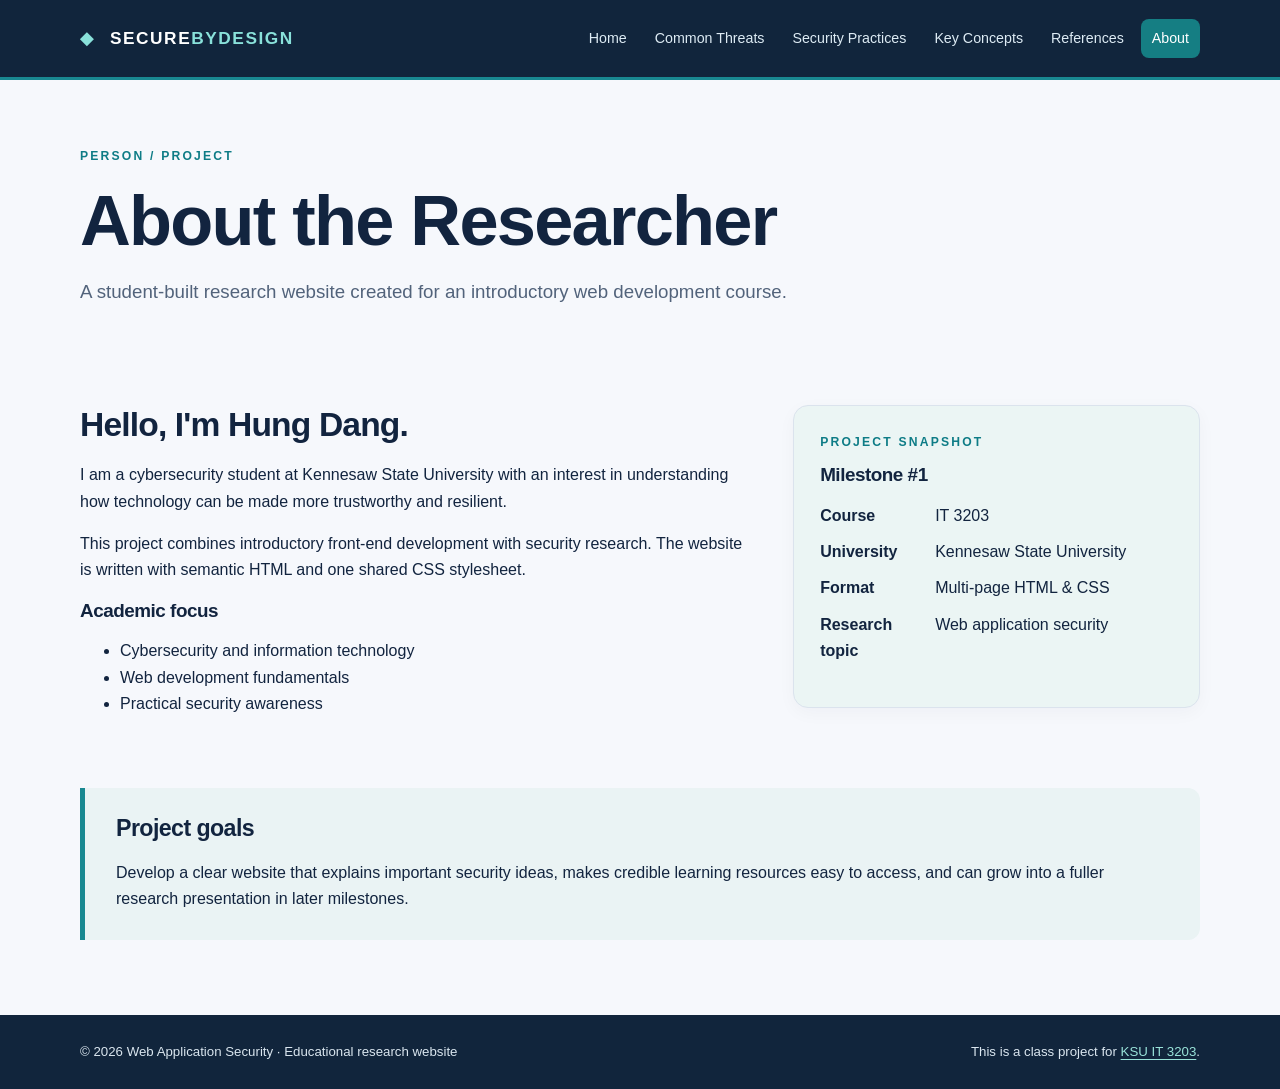
<file: about.html>
<!doctype html>
<html lang="en">
<head>
  <meta charset="utf-8">
  <meta name="viewport" content="width=device-width, initial-scale=1">
  <meta name="description" content="An IT 3203 educational project about web application security fundamentals.">
  <title>About the Researcher | Web Application Security</title>
  <link rel="stylesheet" href="style.css">
</head>
<body>
  <!-- Shared site structure: consistent menu and class-project attribution. -->
  <a class="skip-link" href="#main">Skip to content</a>
  <header class="site-header">
    <div class="shell header-inner"><a class="brand" href="index.html"><span class="brand-symbol">◆</span> SECURE<span>BYDESIGN</span></a>
      <nav aria-label="Main navigation" class="main-nav"><a href="index.html">Home</a>
<a href="threats.html">Common Threats</a>
<a href="defenses.html">Security Practices</a>
<a href="concepts.html">Key Concepts</a>
<a href="resources.html">References</a>
<a href="about.html" aria-current="page">About</a></nav>
    </div>
  </header>
  <main id="main" class="shell">
    <section class="page-intro"><p class="eyebrow">PERSON / PROJECT</p><h1>About the Researcher</h1><p class="lede">A student-built research website created for an introductory web development course.</p></section>
    <section class="section-block two-column"><div><h2>Hello, I'm Hung Dang.</h2><p>I am a cybersecurity student at Kennesaw State University with an interest in understanding how technology can be made more trustworthy and resilient.</p><p>This project combines introductory front-end development with security research. The website is written with semantic HTML and one shared CSS stylesheet.</p><h3>Academic focus</h3><ul><li>Cybersecurity and information technology</li><li>Web development fundamentals</li><li>Practical security awareness</li></ul></div><aside class="side-note"><p class="eyebrow">PROJECT SNAPSHOT</p><h3>Milestone #1</h3><dl class="meta-list"><dt>Course</dt><dd>IT 3203</dd><dt>University</dt><dd>Kennesaw State University</dd><dt>Format</dt><dd>Multi-page HTML &amp; CSS</dd><dt>Research topic</dt><dd>Web application security</dd></dl></aside></section><section class="callout"><h2>Project goals</h2><p>Develop a clear website that explains important security ideas, makes credible learning resources easy to access, and can grow into a fuller research presentation in later milestones.</p></section>
  </main>
  <footer class="site-footer"><div class="shell footer-inner"><span>© 2026 Web Application Security · Educational research website</span><span>This is a class project for <a href="https://ksuweb.github.io/IT3203/">KSU IT 3203</a>.</span></div></footer>
</body>
</html>
</file>
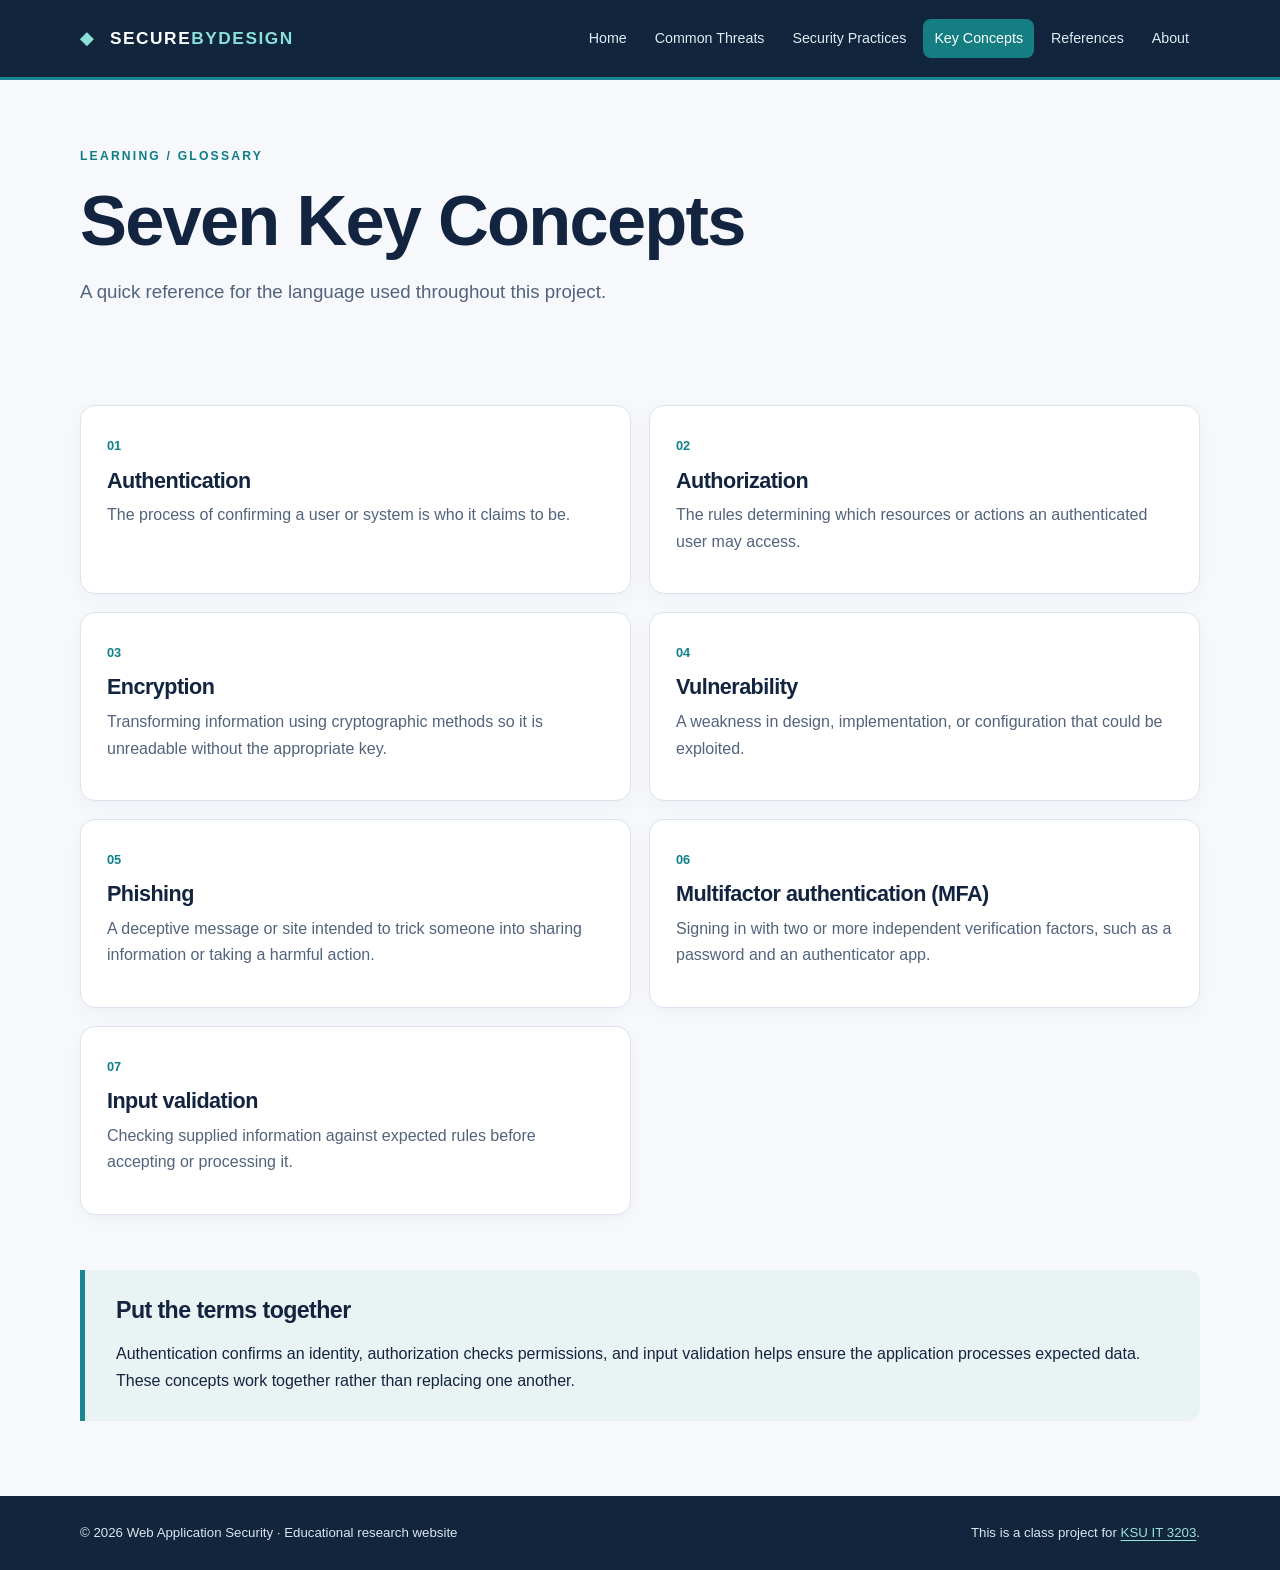
<file: concepts.html>
<!doctype html>
<html lang="en">
<head>
  <meta charset="utf-8">
  <meta name="viewport" content="width=device-width, initial-scale=1">
  <meta name="description" content="An IT 3203 educational project about web application security fundamentals.">
  <title>Seven Key Concepts | Web Application Security</title>
  <link rel="stylesheet" href="style.css">
</head>
<body>
  <!-- Shared site structure: consistent menu and class-project attribution. -->
  <a class="skip-link" href="#main">Skip to content</a>
  <header class="site-header">
    <div class="shell header-inner"><a class="brand" href="index.html"><span class="brand-symbol">◆</span> SECURE<span>BYDESIGN</span></a>
      <nav aria-label="Main navigation" class="main-nav"><a href="index.html">Home</a>
<a href="threats.html">Common Threats</a>
<a href="defenses.html">Security Practices</a>
<a href="concepts.html" aria-current="page">Key Concepts</a>
<a href="resources.html">References</a>
<a href="about.html">About</a></nav>
    </div>
  </header>
  <main id="main" class="shell">
    <section class="page-intro"><p class="eyebrow">LEARNING / GLOSSARY</p><h1>Seven Key Concepts</h1><p class="lede">A quick reference for the language used throughout this project.</p></section>
    <section class="section-block"><div class="concept-grid"><article class="concept"><span class="concept-index">01</span><h2>Authentication</h2><p>The process of confirming a user or system is who it claims to be.</p></article><article class="concept"><span class="concept-index">02</span><h2>Authorization</h2><p>The rules determining which resources or actions an authenticated user may access.</p></article><article class="concept"><span class="concept-index">03</span><h2>Encryption</h2><p>Transforming information using cryptographic methods so it is unreadable without the appropriate key.</p></article><article class="concept"><span class="concept-index">04</span><h2>Vulnerability</h2><p>A weakness in design, implementation, or configuration that could be exploited.</p></article><article class="concept"><span class="concept-index">05</span><h2>Phishing</h2><p>A deceptive message or site intended to trick someone into sharing information or taking a harmful action.</p></article><article class="concept"><span class="concept-index">06</span><h2>Multifactor authentication (MFA)</h2><p>Signing in with two or more independent verification factors, such as a password and an authenticator app.</p></article><article class="concept"><span class="concept-index">07</span><h2>Input validation</h2><p>Checking supplied information against expected rules before accepting or processing it.</p></article></div></section><section class="callout"><h2>Put the terms together</h2><p>Authentication confirms an identity, authorization checks permissions, and input validation helps ensure the application processes expected data. These concepts work together rather than replacing one another.</p></section>
  </main>
  <footer class="site-footer"><div class="shell footer-inner"><span>© 2026 Web Application Security · Educational research website</span><span>This is a class project for <a href="https://ksuweb.github.io/IT3203/">KSU IT 3203</a>.</span></div></footer>
</body>
</html>
</file>
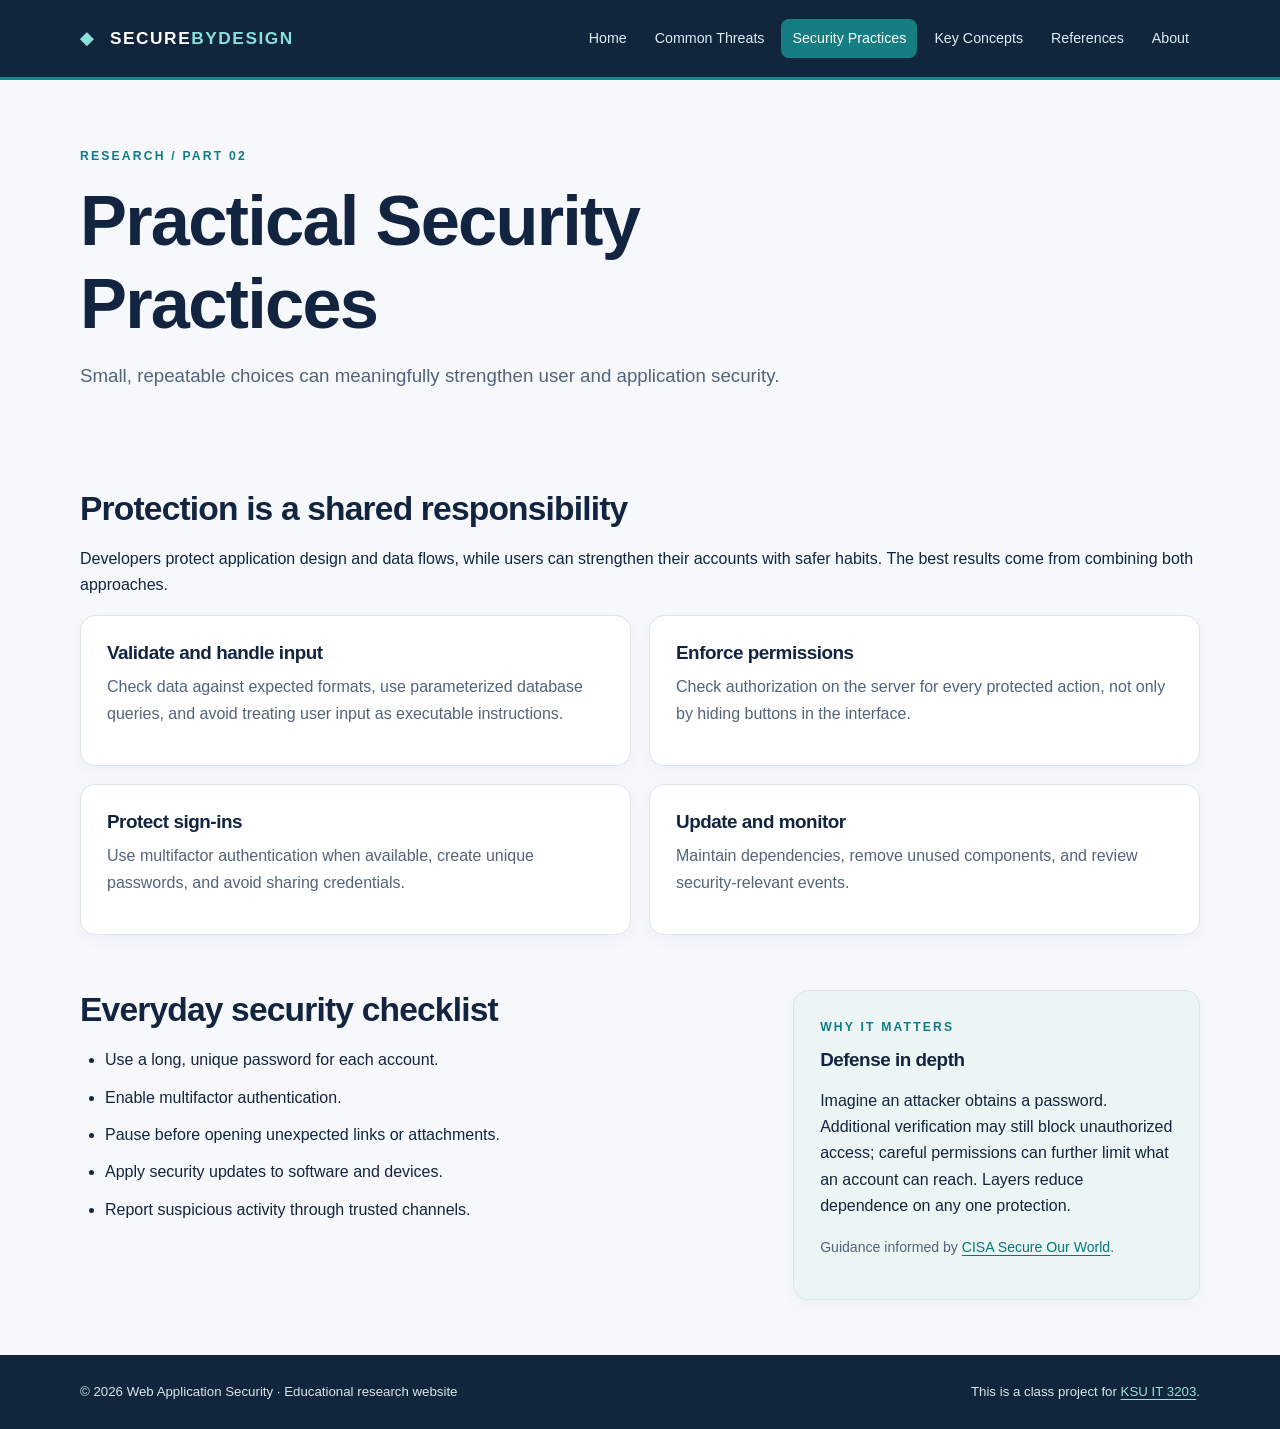
<file: defenses.html>
<!doctype html>
<html lang="en">
<head>
  <meta charset="utf-8">
  <meta name="viewport" content="width=device-width, initial-scale=1">
  <meta name="description" content="An IT 3203 educational project about web application security fundamentals.">
  <title>Practical Security Practices | Web Application Security</title>
  <link rel="stylesheet" href="style.css">
</head>
<body>
  <!-- Shared site structure: consistent menu and class-project attribution. -->
  <a class="skip-link" href="#main">Skip to content</a>
  <header class="site-header">
    <div class="shell header-inner"><a class="brand" href="index.html"><span class="brand-symbol">◆</span> SECURE<span>BYDESIGN</span></a>
      <nav aria-label="Main navigation" class="main-nav"><a href="index.html">Home</a>
<a href="threats.html">Common Threats</a>
<a href="defenses.html" aria-current="page">Security Practices</a>
<a href="concepts.html">Key Concepts</a>
<a href="resources.html">References</a>
<a href="about.html">About</a></nav>
    </div>
  </header>
  <main id="main" class="shell">
    <section class="page-intro"><p class="eyebrow">RESEARCH / PART 02</p><h1>Practical Security Practices</h1><p class="lede">Small, repeatable choices can meaningfully strengthen user and application security.</p></section>
    
<section class="section-block"><h2>Protection is a shared responsibility</h2><p>Developers protect application design and data flows, while users can strengthen their accounts with safer habits. The best results come from combining both approaches.</p><div class="card-grid"><article class="card"><h3>Validate and handle input</h3><p>Check data against expected formats, use parameterized database queries, and avoid treating user input as executable instructions.</p></article><article class="card"><h3>Enforce permissions</h3><p>Check authorization on the server for every protected action, not only by hiding buttons in the interface.</p></article><article class="card"><h3>Protect sign-ins</h3><p>Use multifactor authentication when available, create unique passwords, and avoid sharing credentials.</p></article><article class="card"><h3>Update and monitor</h3><p>Maintain dependencies, remove unused components, and review security-relevant events.</p></article></div></section><section class="section-block two-column"><div><h2>Everyday security checklist</h2><ul class="check-list"><li>Use a long, unique password for each account.</li><li>Enable multifactor authentication.</li><li>Pause before opening unexpected links or attachments.</li><li>Apply security updates to software and devices.</li><li>Report suspicious activity through trusted channels.</li></ul></div><div class="side-note"><p class="eyebrow">WHY IT MATTERS</p><h3>Defense in depth</h3><p>Imagine an attacker obtains a password. Additional verification may still block unauthorized access; careful permissions can further limit what an account can reach. Layers reduce dependence on any one protection.</p><p class="source-note">Guidance informed by <a href="https://www.cisa.gov/secure-our-world">CISA Secure Our World</a>.</p></div></section>
  </main>
  <footer class="site-footer"><div class="shell footer-inner"><span>© 2026 Web Application Security · Educational research website</span><span>This is a class project for <a href="https://ksuweb.github.io/IT3203/">KSU IT 3203</a>.</span></div></footer>
</body>
</html>
</file>
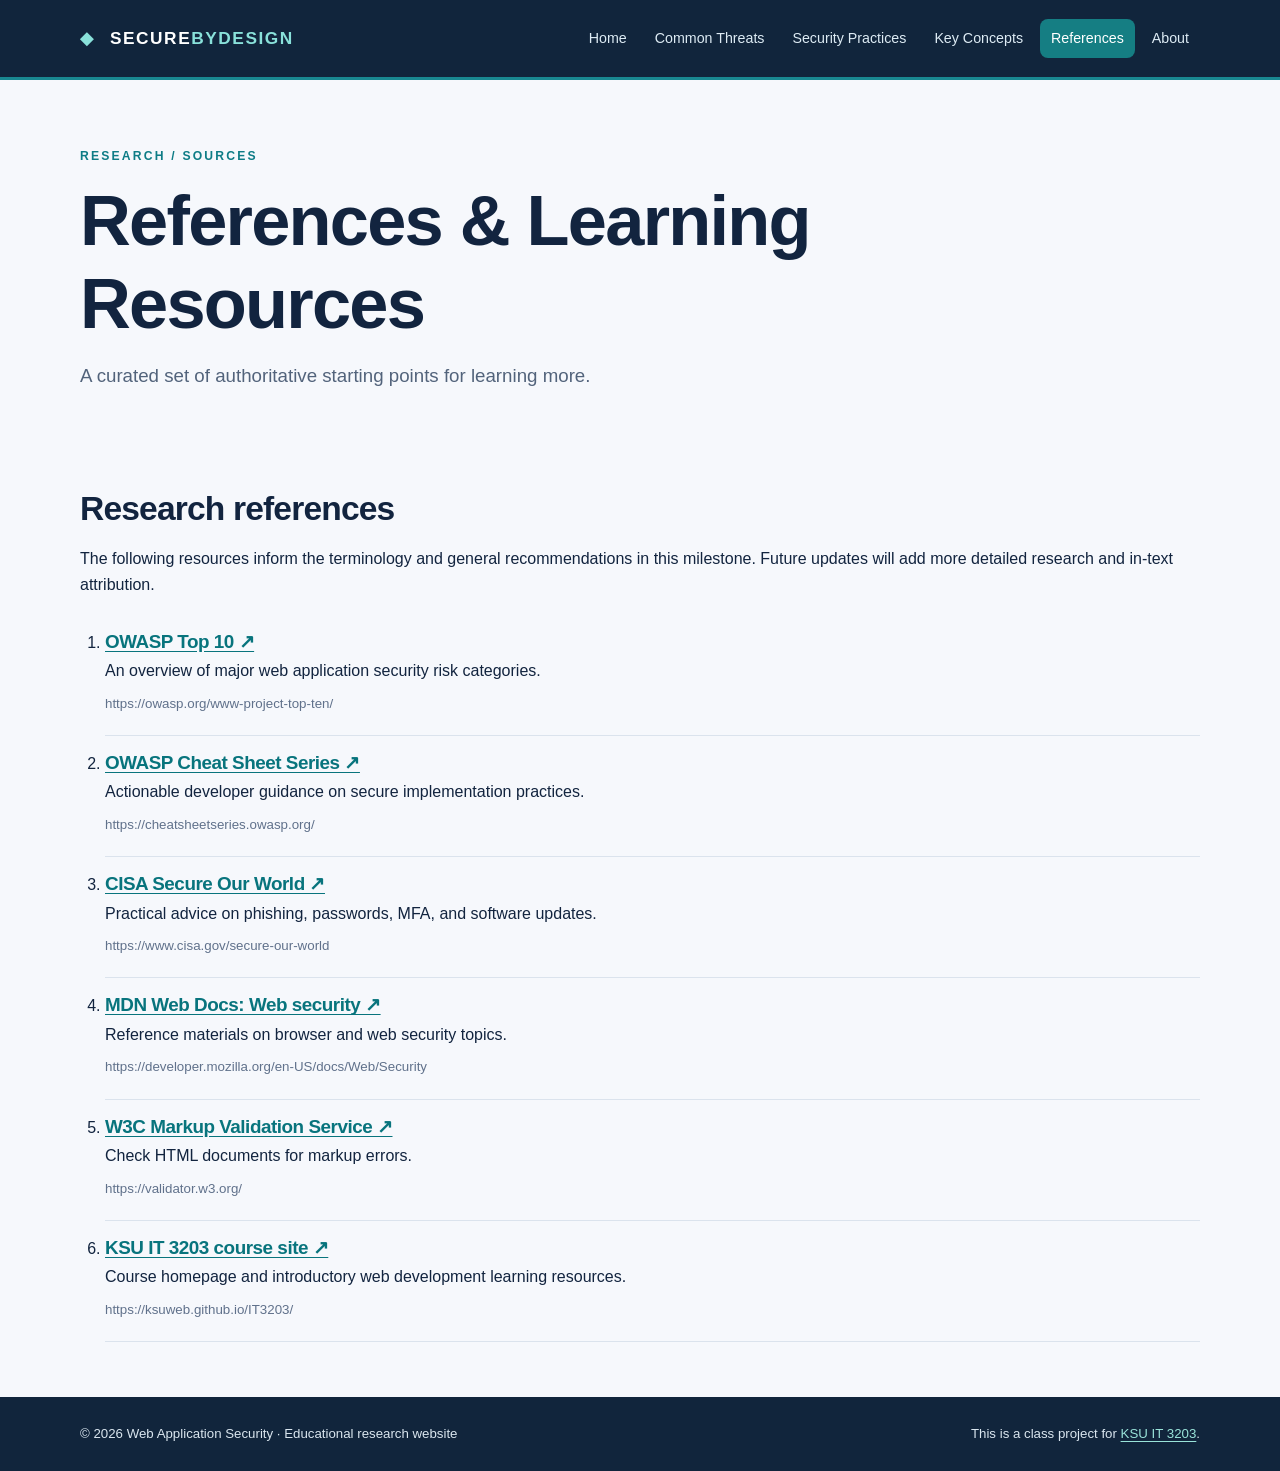
<file: resources.html>
<!doctype html>
<html lang="en">
<head>
  <meta charset="utf-8">
  <meta name="viewport" content="width=device-width, initial-scale=1">
  <meta name="description" content="An IT 3203 educational project about web application security fundamentals.">
  <title>References &amp; Learning Resources | Web Application Security</title>
  <link rel="stylesheet" href="style.css">
</head>
<body>
  <!-- Shared site structure: consistent menu and class-project attribution. -->
  <a class="skip-link" href="#main">Skip to content</a>
  <header class="site-header">
    <div class="shell header-inner"><a class="brand" href="index.html"><span class="brand-symbol">◆</span> SECURE<span>BYDESIGN</span></a>
      <nav aria-label="Main navigation" class="main-nav"><a href="index.html">Home</a>
<a href="threats.html">Common Threats</a>
<a href="defenses.html">Security Practices</a>
<a href="concepts.html">Key Concepts</a>
<a href="resources.html" aria-current="page">References</a>
<a href="about.html">About</a></nav>
    </div>
  </header>
  <main id="main" class="shell">
    <section class="page-intro"><p class="eyebrow">RESEARCH / SOURCES</p><h1>References &amp; Learning Resources</h1><p class="lede">A curated set of authoritative starting points for learning more.</p></section>
    <section class="section-block"><h2>Research references</h2><p>The following resources inform the terminology and general recommendations in this milestone. Future updates will add more detailed research and in-text attribution.</p><ol class="resource-list"><li><h3><a href="https://owasp.org/www-project-top-ten/" target="_blank" rel="noopener noreferrer">OWASP Top 10 ↗</a></h3><p>An overview of major web application security risk categories.</p><small>https://owasp.org/www-project-top-ten/</small></li><li><h3><a href="https://cheatsheetseries.owasp.org/" target="_blank" rel="noopener noreferrer">OWASP Cheat Sheet Series ↗</a></h3><p>Actionable developer guidance on secure implementation practices.</p><small>https://cheatsheetseries.owasp.org/</small></li><li><h3><a href="https://www.cisa.gov/secure-our-world" target="_blank" rel="noopener noreferrer">CISA Secure Our World ↗</a></h3><p>Practical advice on phishing, passwords, MFA, and software updates.</p><small>https://www.cisa.gov/secure-our-world</small></li><li><h3><a href="https://developer.mozilla.org/en-US/docs/Web/Security" target="_blank" rel="noopener noreferrer">MDN Web Docs: Web security ↗</a></h3><p>Reference materials on browser and web security topics.</p><small>https://developer.mozilla.org/en-US/docs/Web/Security</small></li><li><h3><a href="https://validator.w3.org/" target="_blank" rel="noopener noreferrer">W3C Markup Validation Service ↗</a></h3><p>Check HTML documents for markup errors.</p><small>https://validator.w3.org/</small></li><li><h3><a href="https://ksuweb.github.io/IT3203/" target="_blank" rel="noopener noreferrer">KSU IT 3203 course site ↗</a></h3><p>Course homepage and introductory web development learning resources.</p><small>https://ksuweb.github.io/IT3203/</small></li></ol></section>
  </main>
  <footer class="site-footer"><div class="shell footer-inner"><span>© 2026 Web Application Security · Educational research website</span><span>This is a class project for <a href="https://ksuweb.github.io/IT3203/">KSU IT 3203</a>.</span></div></footer>
</body>
</html>
</file>
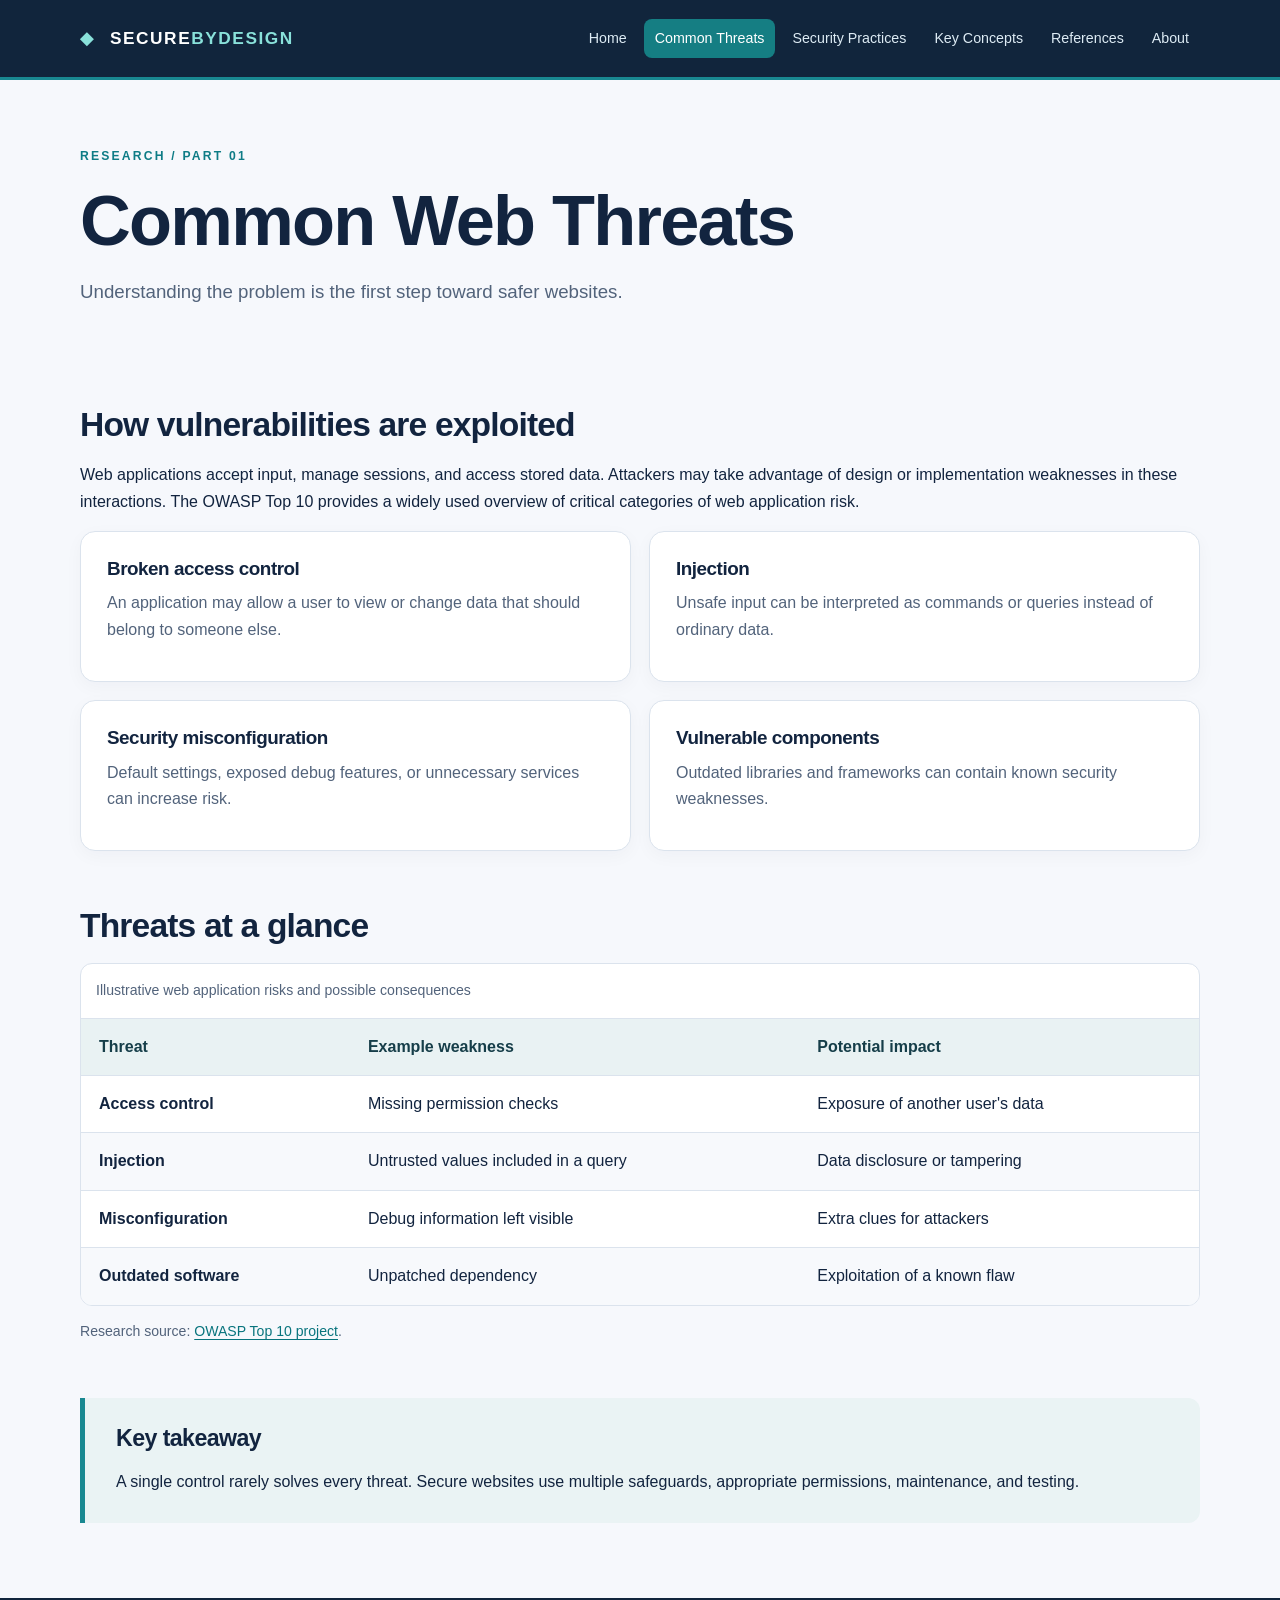
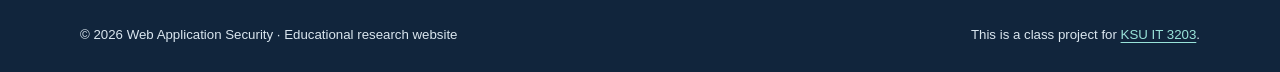
<file: threats.html>
<!doctype html>
<html lang="en">
<head>
  <meta charset="utf-8">
  <meta name="viewport" content="width=device-width, initial-scale=1">
  <meta name="description" content="An IT 3203 educational project about web application security fundamentals.">
  <title>Common Web Threats | Web Application Security</title>
  <link rel="stylesheet" href="style.css">
</head>
<body>
  <!-- Shared site structure: consistent menu and class-project attribution. -->
  <a class="skip-link" href="#main">Skip to content</a>
  <header class="site-header">
    <div class="shell header-inner"><a class="brand" href="index.html"><span class="brand-symbol">◆</span> SECURE<span>BYDESIGN</span></a>
      <nav aria-label="Main navigation" class="main-nav"><a href="index.html">Home</a>
<a href="threats.html" aria-current="page">Common Threats</a>
<a href="defenses.html">Security Practices</a>
<a href="concepts.html">Key Concepts</a>
<a href="resources.html">References</a>
<a href="about.html">About</a></nav>
    </div>
  </header>
  <main id="main" class="shell">
    <section class="page-intro"><p class="eyebrow">RESEARCH / PART 01</p><h1>Common Web Threats</h1><p class="lede">Understanding the problem is the first step toward safer websites.</p></section>
    
<section class="section-block"><h2>How vulnerabilities are exploited</h2><p>Web applications accept input, manage sessions, and access stored data. Attackers may take advantage of design or implementation weaknesses in these interactions. The OWASP Top 10 provides a widely used overview of critical categories of web application risk.</p><div class="card-grid"><article class="card"><h3>Broken access control</h3><p>An application may allow a user to view or change data that should belong to someone else.</p></article><article class="card"><h3>Injection</h3><p>Unsafe input can be interpreted as commands or queries instead of ordinary data.</p></article><article class="card"><h3>Security misconfiguration</h3><p>Default settings, exposed debug features, or unnecessary services can increase risk.</p></article><article class="card"><h3>Vulnerable components</h3><p>Outdated libraries and frameworks can contain known security weaknesses.</p></article></div></section><section class="section-block"><h2>Threats at a glance</h2><div class="table-wrap"><table><caption>Illustrative web application risks and possible consequences</caption><thead><tr><th scope="col">Threat</th><th scope="col">Example weakness</th><th scope="col">Potential impact</th></tr></thead><tbody><tr><th scope="row">Access control</th><td>Missing permission checks</td><td>Exposure of another user's data</td></tr><tr><th scope="row">Injection</th><td>Untrusted values included in a query</td><td>Data disclosure or tampering</td></tr><tr><th scope="row">Misconfiguration</th><td>Debug information left visible</td><td>Extra clues for attackers</td></tr><tr><th scope="row">Outdated software</th><td>Unpatched dependency</td><td>Exploitation of a known flaw</td></tr></tbody></table></div><p class="source-note">Research source: <a href="https://owasp.org/www-project-top-ten/" target="_blank" rel="noopener noreferrer">OWASP Top 10 project</a>.</p></section><section class="callout"><h2>Key takeaway</h2><p>A single control rarely solves every threat. Secure websites use multiple safeguards, appropriate permissions, maintenance, and testing.</p></section>
  </main>
  <footer class="site-footer"><div class="shell footer-inner"><span>© 2026 Web Application Security · Educational research website</span><span>This is a class project for <a href="https://ksuweb.github.io/IT3203/">KSU IT 3203</a>.</span></div></footer>
</body>
</html>
</file>
<file: style.css>
/* IT 3203 Milestone 1: one shared stylesheet.
   Selector examples: element (body), class (.card), ID (#main), and pseudo-class (a:hover).
   Layout: CSS Grid for content, Flexbox for navigation and footer. */
:root{--bg:#f6f8fc;--surface:#fff;--ink:#12243f;--muted:#52637b;--accent:#147d85;--dark:#11253c;--line:#dbe3ed;--radius:15px}
*{box-sizing:border-box}html{scroll-behavior:smooth}body{margin:0;background:var(--bg);color:var(--ink);font-family:Arial,Helvetica,sans-serif;line-height:1.65}img{display:block;max-width:100%;height:auto}a{color:#08747d;text-underline-offset:3px}a:hover,a:focus-visible{color:#bd623e;text-decoration-thickness:2px}#main{min-height:65vh}.shell{width:min(1120px,calc(100% - 42px));margin-inline:auto}.skip-link{position:absolute;left:14px;top:-90px;background:white;padding:9px;z-index:10}.skip-link:focus{top:8px}.site-header{background:var(--dark);border-bottom:3px solid #198891}.header-inner{display:flex;align-items:center;justify-content:space-between;gap:24px;padding:19px 0;flex-wrap:wrap}.brand{font-size:1.08rem;font-weight:800;letter-spacing:.09em;text-decoration:none;color:white}.brand span:last-child{color:#89e1da}.brand-symbol{color:#89e1da;margin-right:9px}.main-nav{display:flex;flex-wrap:wrap;gap:6px}.main-nav a{color:#ddebf4;text-decoration:none;padding:8px 11px;border-radius:8px;font-size:.89rem;transition:background .2s,color .2s}.main-nav a:hover,.main-nav a:focus-visible{background:#244a62;color:white}.main-nav a[aria-current="page"]{background:#157e83;color:white}.page-intro{padding:66px 0 42px;max-width:850px}.eyebrow,.small-tag{font-size:.76rem;letter-spacing:.18em;font-weight:800;color:#0e7c86;text-transform:uppercase;margin:0 0 12px}h1,h2,h3{line-height:1.19;letter-spacing:-.025em}h1{font-size:clamp(2.5rem,6vw,4.4rem);margin:0 0 15px}h2{font-size:clamp(1.5rem,3vw,2.1rem);margin:0 0 17px}h3{font-size:1.18rem;margin:0 0 10px}.lede{color:var(--muted);font-size:1.17rem;max-width:760px;margin:0}.hero-grid{display:grid;grid-template-columns:1.08fr .92fr;gap:22px}.hero-panel{background:var(--dark);border-radius:var(--radius);padding:44px 36px;color:white}.hero-panel h2{font-size:clamp(1.7rem,3.1vw,2.8rem);margin:13px 0 20px}.hero-panel em{font-style:normal;color:#9be0d8}.hero-panel p{color:#d0e0ed}.small-tag{color:#a6e3dc}.button-link{display:inline-flex;gap:15px;align-items:center;margin-top:18px;padding:12px 19px;border-radius:9px;background:#9de1d8;color:#10283d;text-decoration:none;font-weight:800}.button-link:hover{background:white;color:#10283d}.illustration{margin:0;background:#e0efef;border:1px solid var(--line);border-radius:var(--radius);display:flex;flex-direction:column;justify-content:center;padding:24px}.illustration img{width:100%;max-height:300px}.illustration figcaption{text-align:center;font-size:.8rem;color:#54707a}.section-block{margin:55px 0}.section-heading{margin-bottom:24px}.card-grid{display:grid;grid-template-columns:repeat(2,minmax(0,1fr));gap:18px}.card,.concept,.side-note{background:var(--surface);border:1px solid var(--line);border-radius:var(--radius);padding:26px;box-shadow:0 5px 18px rgba(14,35,54,.035)}.card h3{color:var(--ink)}.card p,.concept p{color:var(--muted);margin:0 0 12px}.text-link{font-weight:700;text-decoration:none}.callout{border-left:5px solid #198891;background:#eaf3f4;padding:27px 31px;margin:45px 0 75px;border-radius:0 12px 12px 0}.callout h2{font-size:1.45rem}.callout p{margin-bottom:0}.table-wrap{overflow-x:auto;border:1px solid var(--line);border-radius:12px;background:white}table{width:100%;border-collapse:collapse;min-width:570px}caption{text-align:left;padding:15px;color:var(--muted);font-size:.88rem}th,td{padding:15px 18px;text-align:left;border-top:1px solid var(--line);vertical-align:top}thead th{background:#e9f2f3;color:#163e49}tbody tr:nth-child(even){background:#f7f9fc}.source-note{color:var(--muted);font-size:.88rem}.two-column{display:grid;grid-template-columns:1.25fr .75fr;gap:35px;align-items:start}.check-list{padding-left:25px}.check-list li{margin-bottom:11px}.side-note{background:#ebf5f4}.concept-grid{display:grid;grid-template-columns:repeat(2,minmax(0,1fr));gap:18px}.concept-index{font-weight:800;color:#10808a;font-size:.8rem}.concept h2{font-size:1.35rem;margin:9px 0}.resource-list{padding-left:25px}.resource-list li{padding:15px 0 19px;border-bottom:1px solid var(--line)}.resource-list h3{margin:0}.resource-list p{margin:5px 0}.resource-list small{overflow-wrap:anywhere;color:#60718b}.meta-list{display:grid;grid-template-columns:105px 1fr;gap:10px}.meta-list dt{font-weight:700}.meta-list dd{margin:0}.site-footer{background:var(--dark);color:#dae6ef}.footer-inner{display:flex;justify-content:space-between;gap:18px;flex-wrap:wrap;padding:26px 0;font-size:.83rem}.site-footer a{color:#99e3d9}@media(max-width:780px){.header-inner{align-items:flex-start}.main-nav{width:100%}.hero-grid,.two-column{grid-template-columns:1fr}.page-intro{padding-top:42px}}@media(max-width:570px){.shell{width:min(100% - 30px,1120px)}.card-grid,.concept-grid{grid-template-columns:1fr}.hero-panel{padding:30px 24px}.page-intro{padding-bottom:26px}.main-nav a{font-size:.83rem;padding:7px}.section-block{margin:37px 0}}
</file>
